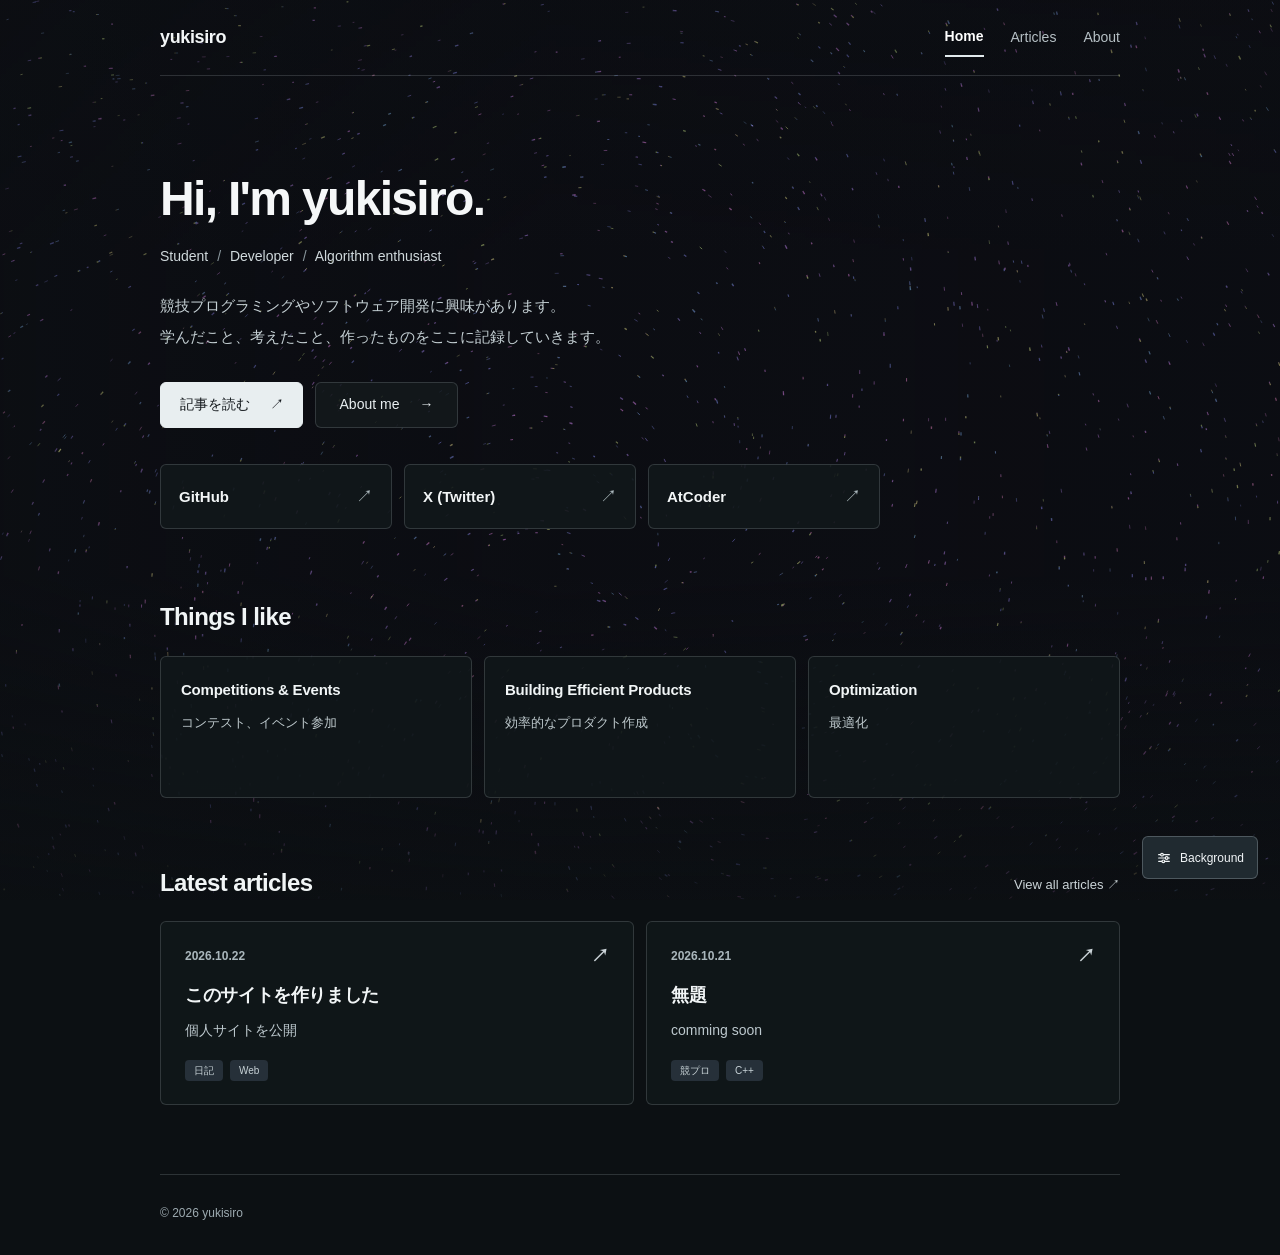
<file: index.html>
<!doctype html>
<html lang="ja">
<head>
  <meta charset="utf-8">
  <meta name="viewport" content="width=device-width, initial-scale=1">
  <meta name="theme-color" content="#0c1013">
  <meta name="description" content="yukisiroの個人サイト。競技プログラミング、開発、学びの記録。">
  <title>Home | yukisiro</title>
  <link rel="icon" type="image/svg+xml" href="./favicon.svg">
  <link rel="stylesheet" href="./styles.css">
  <link rel="stylesheet" href="./particle-theme.css">
  <script defer src="./app.js"></script>
  <script defer src="./particles.js"></script>
</head>
<body data-page="home">
  <div class="site-shell">
    <header class="site-header wrap">
      <a class="brand" href="./index.html" aria-label="yukisiro Home"><span class="brand-mark">y.</span><span>yukisiro<span class="brand-dot">.</span></span></a>
      <nav class="site-nav" aria-label="メインナビゲーション">
        <a class="nav-link active" aria-current="page" href="./index.html">Home</a>
        <a class="nav-link" href="./articles.html">Articles</a>
        <a class="nav-link" href="./about.html">About</a>
      </nav>
    </header>
    <main class="wrap">
      <section class="hero" aria-labelledby="hero-title">
        <div class="hero-copy">
          <span class="eyebrow"><span class="status-dot"></span> PERSONAL WEBSITE / 2026</span>
          <h1 id="hero-title">Hi, I'm <span class="name-accent">yukisiro.</span></h1>
          <p class="hero-role">Student <span class="separator">/</span> Developer <span class="separator">/</span> Algorithm enthusiast</p>
          <p class="hero-description">競技プログラミングやソフトウェア開発に興味があります。<br class="desktop-break">学んだこと、考えたこと、作ったものをここに記録していきます。</p>
          <div class="hero-actions">
            <a class="button-primary" href="./articles.html">記事を読む <span aria-hidden="true">↗</span></a>
            <a class="button-secondary" href="./about.html">About me <span aria-hidden="true">→</span></a>
          </div>
          <div id="socialLinks" class="social-row" aria-label="SNSリンク"></div>
        </div>
        <div class="hero-art" aria-hidden="true">
          <div class="art-corner-label">A LITTLE CORNER OF THE INTERNET</div>
          <div class="art-circle circle-a"></div><div class="art-circle circle-b"></div>
          <div class="art-code"><span class="art-comment">// learning, building, exploring</span><br><span class="art-keyword">while</span> (curious) {<br>&nbsp;&nbsp;learn();<br>&nbsp;&nbsp;create();<br>}</div>
          <span class="art-bottom">01 / PERSONAL SPACE</span>
        </div>
      </section>
      <section class="section what-section" aria-labelledby="focus-title">
        <div class="section-heading"><div><p class="section-kicker">INTERESTS</p><h2 id="focus-title">Things I like</h2></div><span class="section-note">現在の関心分野</span></div>
        <div class="interest-grid">
          <div class="interest-card"><span class="interest-number">01</span><div class="interest-icon" aria-hidden="true">&lt;/&gt;</div><h3>Competitions & Events</h3><p>コンテスト、イベント参加</p></div>
          <div class="interest-card"><span class="interest-number">02</span><div class="interest-icon" aria-hidden="true">⌁</div><h3>Building Efficient Products</h3><p>効率的なプロダクト作成</p></div>
          <div class="interest-card"><span class="interest-number">03</span><div class="interest-icon" aria-hidden="true">✳</div><h3>Optimization</h3><p>最適化</p></div>
        </div>
      </section>
      <section class="section latest-section" aria-labelledby="latest-title">
        <div class="section-heading"><div><p class="section-kicker">JOURNAL</p><h2 id="latest-title">Latest articles</h2></div><a class="section-more" href="./articles.html">View all articles <span aria-hidden="true">↗</span></a></div>
        <div id="recentList" class="article-stack" aria-live="polite"><p class="loading-message">記事を読み込み中...</p></div>
      </section>
    </main>
    <footer class="site-footer wrap"><span>© <span data-year>2026</span> yukisiro</span><span>Made with curiosity <span class="footer-spark">✳</span></span></footer>
  </div>
</body>
</html>
</file>
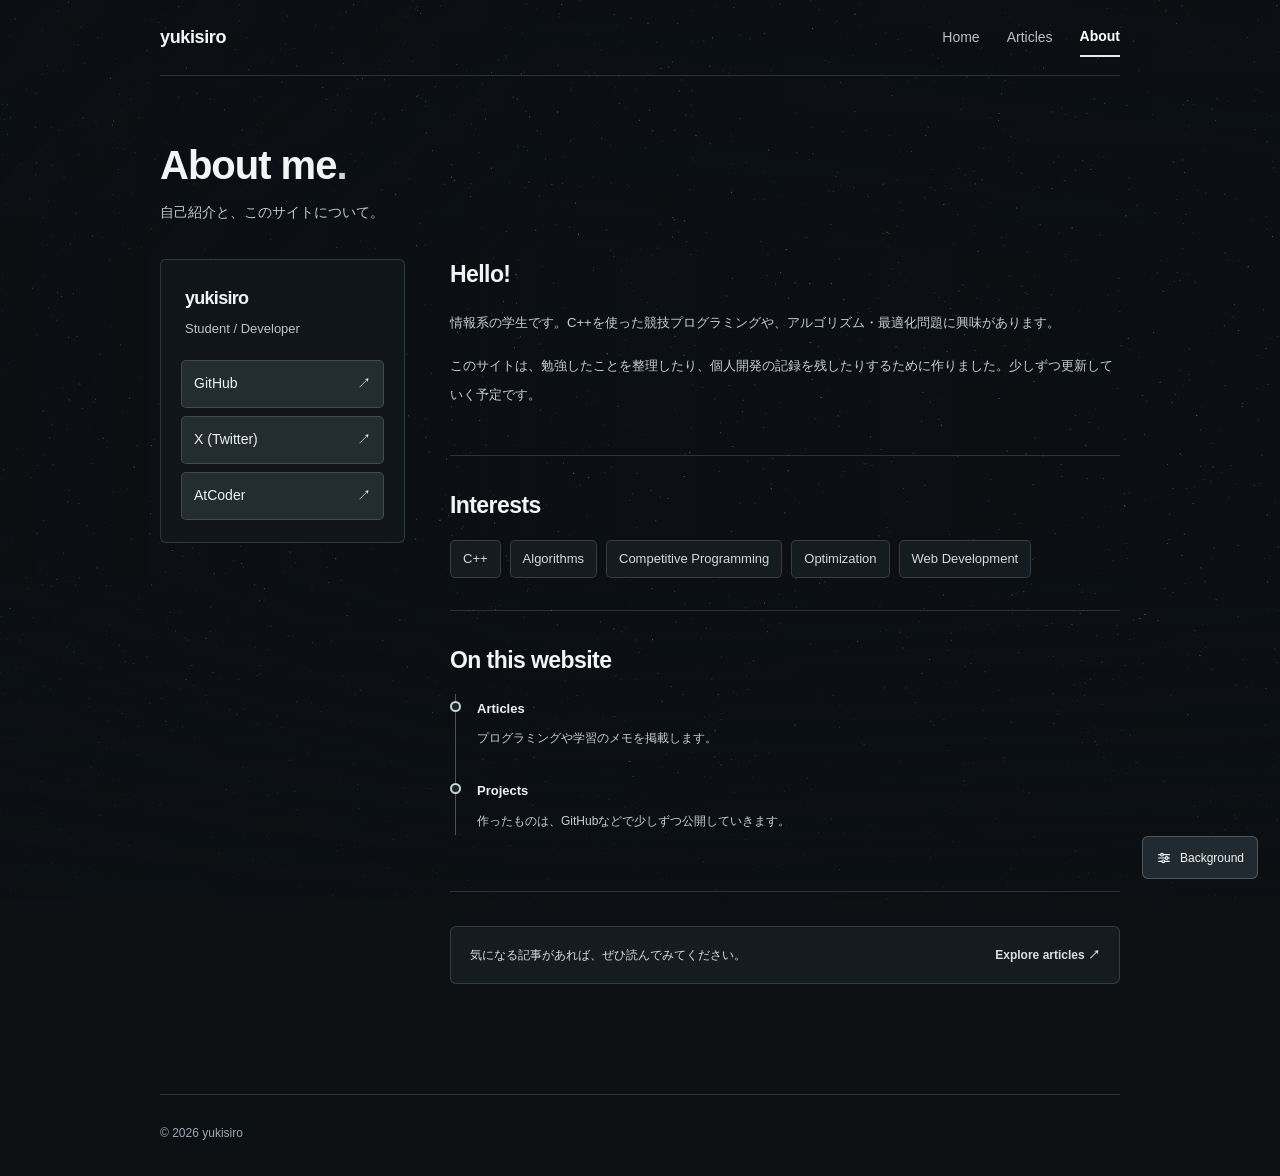
<file: about.html>
<!doctype html>
<html lang="ja">
<head>
  <meta charset="utf-8"><meta name="viewport" content="width=device-width, initial-scale=1">
  <meta name="theme-color" content="#0c1013"><meta name="description" content="yukisiroのプロフィールと興味のある分野。">
  <title>About | yukisiro</title>
  <link rel="icon" type="image/svg+xml" href="./favicon.svg">
  <link rel="stylesheet" href="./styles.css">
  <link rel="stylesheet" href="./particle-theme.css">
  <script defer src="./app.js"></script>
  <script defer src="./particles.js"></script>
</head>
<body data-page="about"><div class="site-shell">
  <header class="site-header wrap"><a class="brand" href="./index.html" aria-label="yukisiro Home"><span class="brand-mark">y.</span><span>yukisiro<span class="brand-dot">.</span></span></a><nav class="site-nav" aria-label="メインナビゲーション"><a class="nav-link" href="./index.html">Home</a><a class="nav-link" href="./articles.html">Articles</a><a class="nav-link active" aria-current="page" href="./about.html">About</a></nav></header>
  <main class="wrap page-main">
    <div class="page-heading"><p class="section-kicker">PROFILE</p><h1>About me<span class="title-period">.</span></h1><p>自己紹介と、このサイトについて。</p></div>
    <div class="about-layout">
      <div class="about-identity"><div class="identity-graphic" aria-hidden="true"><span>y.</span><div class="identity-grid"></div></div><div class="identity-name">yukisiro</div><p>Student / Developer</p><div id="aboutSocialLinks" class="social-vertical"></div></div>
      <div class="about-content">
        <section class="about-section"><h2>Hello!</h2><p>情報系の学生です。C++を使った競技プログラミングや、アルゴリズム・最適化問題に興味があります。</p><p>このサイトは、勉強したことを整理したり、個人開発の記録を残したりするために作りました。少しずつ更新していく予定です。</p></section>
        <section class="about-section"><h2>Interests</h2><div class="chip-group"><span class="chip">C++</span><span class="chip">Algorithms</span><span class="chip">Competitive Programming</span><span class="chip">Optimization</span><span class="chip">Web Development</span></div></section>
        <section class="about-section"><h2>On this website</h2><div class="about-timeline"><div><span class="timeline-dot"></span><strong>Articles</strong><p>プログラミングや学習のメモを掲載します。</p></div><div><span class="timeline-dot"></span><strong>Projects</strong><p>作ったものは、GitHubなどで少しずつ公開していきます。</p></div></div></section>
        <div class="about-cta"><span>気になる記事があれば、ぜひ読んでみてください。</span><a href="./articles.html">Explore articles ↗</a></div>
      </div>
    </div>
  </main>
  <footer class="site-footer wrap"><span>© <span data-year>2026</span> yukisiro</span><span>Made with curiosity <span class="footer-spark">✳</span></span></footer>
</div></body>
</html>
</file>
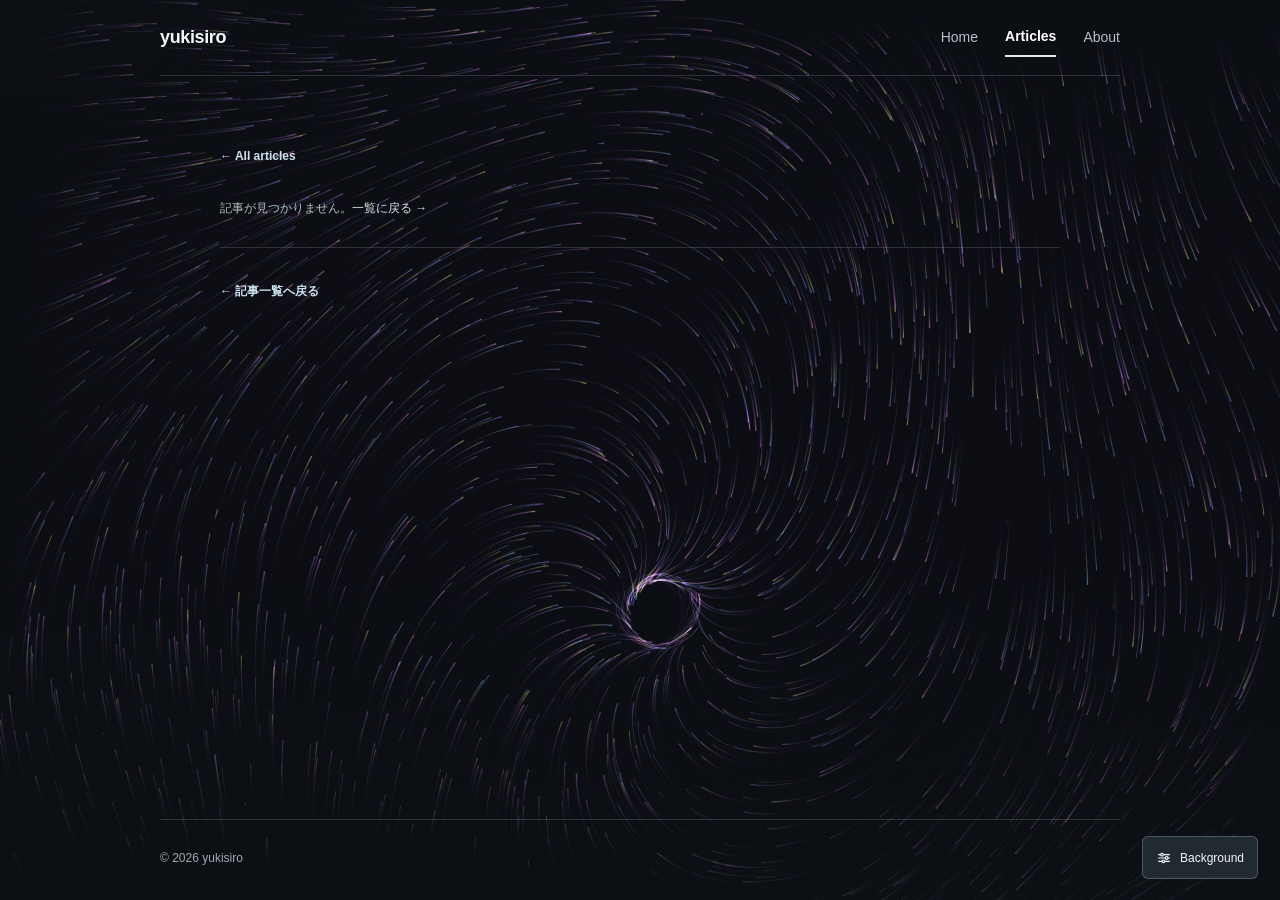
<file: article.html>
<!doctype html>
<html lang="ja">
<head>
  <meta charset="utf-8"><meta name="viewport" content="width=device-width, initial-scale=1"><meta name="theme-color" content="#0c1013">
  <meta name="description" content="yukisiroの記事。"><title>Article | yukisiro</title>
  <link rel="icon" type="image/svg+xml" href="./favicon.svg">
  <link rel="stylesheet" href="./styles.css">
  <link rel="stylesheet" href="./particle-theme.css">
  <script defer src="./app.js"></script>
  <script defer src="./particles.js"></script>
</head>
<body data-page="article"><div class="site-shell">
  <header class="site-header wrap"><a class="brand" href="./index.html" aria-label="yukisiro Home"><span class="brand-mark">y.</span><span>yukisiro<span class="brand-dot">.</span></span></a><nav class="site-nav" aria-label="メインナビゲーション"><a class="nav-link" href="./index.html">Home</a><a class="nav-link active" aria-current="page" href="./articles.html">Articles</a><a class="nav-link" href="./about.html">About</a></nav></header>
  <main class="wrap page-main article-page"><a href="./articles.html" class="back-link">← All articles</a><article id="postContainer" class="post-container" aria-live="polite"><p class="loading-message">記事を読み込み中...</p></article><div class="post-bottom-link"><a href="./articles.html">← 記事一覧へ戻る</a></div></main>
  <footer class="site-footer wrap"><span>© <span data-year>2026</span> yukisiro</span><span>Made with curiosity <span class="footer-spark">✳</span></span></footer>
</div></body>
</html>
</file>
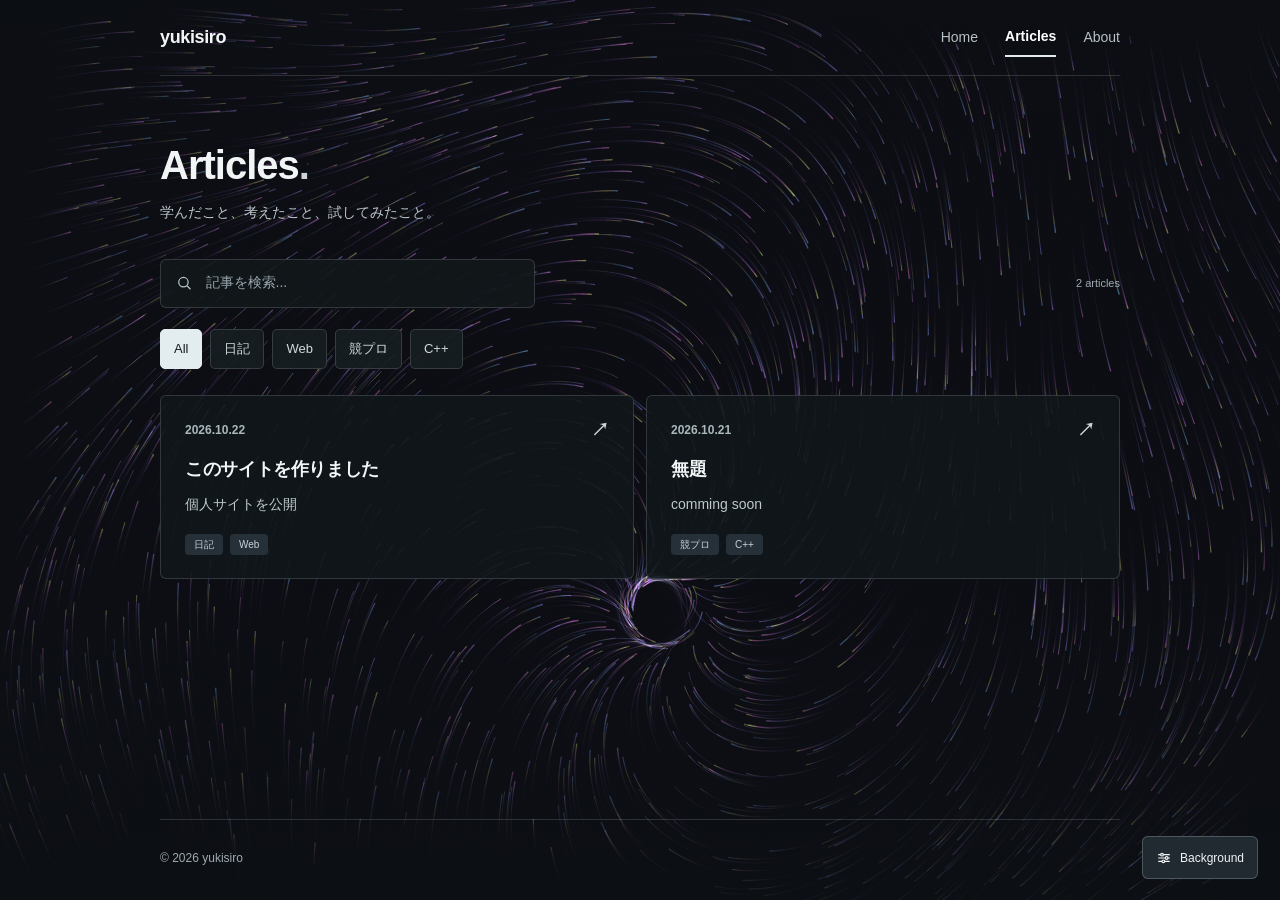
<file: articles.html>
<!doctype html>
<html lang="ja">
<head>
  <meta charset="utf-8"><meta name="viewport" content="width=device-width, initial-scale=1"><meta name="theme-color" content="#0c1013">
  <meta name="description" content="yukisiroのブログ記事一覧。競技プログラミング、開発、学びのメモ。"><title>Articles | yukisiro</title>
  <link rel="icon" type="image/svg+xml" href="./favicon.svg">
  <link rel="stylesheet" href="./styles.css">
  <link rel="stylesheet" href="./particle-theme.css">
  <script defer src="./app.js"></script>
  <script defer src="./particles.js"></script>
</head>
<body data-page="articles"><div class="site-shell">
  <header class="site-header wrap"><a class="brand" href="./index.html" aria-label="yukisiro Home"><span class="brand-mark">y.</span><span>yukisiro<span class="brand-dot">.</span></span></a><nav class="site-nav" aria-label="メインナビゲーション"><a class="nav-link" href="./index.html">Home</a><a class="nav-link active" aria-current="page" href="./articles.html">Articles</a><a class="nav-link" href="./about.html">About</a></nav></header>
  <main class="wrap page-main">
    <div class="page-heading"><p class="section-kicker">JOURNAL</p><h1>Articles<span class="title-period">.</span></h1><p>学んだこと、考えたこと、試してみたこと。</p></div>
    <section aria-label="記事の検索と一覧" class="articles-panel">
      <div class="articles-toolbar"><label class="search-wrapper" for="searchInput"><svg viewBox="0 0 24 24" width="18" height="18" aria-hidden="true" fill="none" stroke="currentColor" stroke-width="1.8"><circle cx="10.8" cy="10.8" r="6.8"></circle><path d="m16 16 5 5"></path></svg><input id="searchInput" type="search" placeholder="記事を検索..." autocomplete="off" aria-label="記事を検索"></label><span class="results-count" id="resultCount"></span></div>
      <div id="tagFilters" class="tag-filters" aria-label="タグで絞り込み"></div>
      <div id="articleList" class="article-stack" aria-live="polite"><p class="loading-message">記事を読み込み中...</p></div>
    </section>
  </main>
  <footer class="site-footer wrap"><span>© <span data-year>2026</span> yukisiro</span><span>Made with curiosity <span class="footer-spark">✳</span></span></footer>
</div></body>
</html>
</file>
<file: styles.css>
@import url('https://fonts.googleapis.com/css2?family=DM+Sans:wght@400;500;600;700&family=Inter:wght@400;500;600;700;800&display=swap');
:root {
  color-scheme: light;
  --background: #f8faf9;
  --surface: #ffffff;
  --ink: #20322e;
  --muted: #72817b;
  --subtle: #93a19b;
  --accent: #3e7769;
  --accent-dark: #245b4f;
  --accent-light: #e8f2ec;
  --border: #e1e9e5;
  --shadow: 0 18px 55px rgba(30,67,50,.045);
}
*, *::before, *::after { box-sizing: border-box; }
html { scroll-behavior: smooth; }
body { background:var(--background); color:var(--ink); margin:0; font-family:Inter,'Hiragino Kaku Gothic ProN','Noto Sans JP','Yu Gothic',system-ui,sans-serif; font-size:14px; line-height:1.85; -webkit-font-smoothing:antialiased; }
a { text-decoration:none; color:inherit; }
a:focus-visible,button:focus-visible,input:focus-visible { outline:3px solid #8cbcad; outline-offset:3px; }
button,input { font:inherit; }
button { cursor:pointer; }
.site-shell { min-height:100vh; display:flex; flex-direction:column; }
.wrap { width:min(calc(100% - 64px), 1040px); margin-inline:auto; }
.site-header { height:98px; display:flex; justify-content:space-between; align-items:center; border-bottom:1px solid var(--border); }
.brand { display:inline-flex; align-items:center; gap:12px; font-family:'DM Sans',Inter,sans-serif; font-size:18px; font-weight:800; letter-spacing:-.055em; transition:opacity .2s; }
.brand:hover { opacity:.7; }
.brand-mark { display:grid; place-items:center; width:35px; height:35px; border-radius:10px; background:var(--accent); color:white; font-size:19px; line-height:1; letter-spacing:-.08em; }
.brand-dot { color:var(--accent); }
.site-nav { display:flex; align-items:center; padding:4px; gap:4px; border-radius:999px; background:#edf2ef; }
.nav-link { padding:7px 19px; border-radius:999px; font-size:12px; line-height:1.4; color:#65766c; font-weight:600; transition:background .2s,color .2s,box-shadow .2s; }
.nav-link:hover { color:var(--ink); }
.nav-link.active { color:var(--ink); background:#fff; box-shadow:0 2px 8px rgba(27,64,48,.08); }
main { flex:1; }
.hero { display:grid; grid-template-columns:1.25fr .85fr; gap:50px; align-items:center; padding:101px 0 97px; }
.eyebrow,.section-kicker { color:var(--accent); font:700 11px/1.3 Inter,sans-serif; letter-spacing:.16em; }
.eyebrow { display:inline-flex; align-items:center; gap:10px; background:#edf4ef; border:1px solid #ddeae1; border-radius:999px; padding:9px 13px; letter-spacing:.12em; }
.status-dot { display:inline-block; height:7px; width:7px; border-radius:50%; background:#74ab8a; box-shadow:0 0 0 4px #dcebe0; }
.hero h1 { font-size:clamp(36px,4.5vw,57px); line-height:1.23; font-weight:800; letter-spacing:-.075em; margin:29px 0 13px; }
.name-accent { color:var(--accent); }
.hero-role { color:#60736a; margin:0 0 24px; font:600 13px/1.7 Inter,sans-serif; letter-spacing:.025em; }
.separator { color:#b5c3ba; margin:0 8px; }
.hero-description { color:#53665e; font-size:14px; line-height:2.2; max-width:550px; margin:0; }
.hero-actions { margin-top:34px; display:flex; align-items:center; gap:11px; flex-wrap:wrap; }
.button-primary,.button-secondary { display:inline-flex; align-items:center; justify-content:space-between; gap:30px; border-radius:11px; padding:12px 19px; min-width:154px; font-size:12px; font-weight:700; transition:transform .2s,background .2s,box-shadow .2s; }
.button-primary { background:var(--accent); color:#fff; box-shadow:0 8px 19px rgba(62,119,105,.13); }
.button-primary:hover { background:var(--accent-dark); transform:translateY(-2px); }
.button-secondary { background:#fff; color:#49675d; border:1px solid var(--border); }
.button-secondary:hover { background:#f1f7f3; transform:translateY(-2px); }
.social-row { display:flex; gap:25px; margin-top:29px; flex-wrap:wrap; min-height:23px; }
.social-row a { display:flex; gap:8px; color:#6c8075; font-size:12px; font-weight:700; transition:color .2s; }
.social-row a:hover,.social-vertical a:hover { color:var(--accent); }
.social-row a span:last-child { color:#9db3a7; }
.hero-art { position:relative; overflow:hidden; aspect-ratio:1/.94; border:1px solid #dce7de; border-radius:21px; background:radial-gradient(circle at 70% 25%,#f6fbf7 0,#e6f2e9 38%,#dcebe0 85%); box-shadow:var(--shadow); }
.hero-art::before { content:""; position:absolute; inset:0; opacity:.38; background-image:radial-gradient(#93baa2 1px,transparent 1px); background-size:19px 19px; mask-image:linear-gradient(120deg,#000,transparent 72%); }
.art-corner-label { position:absolute; top:25px; left:29px; font:700 9px/1.6 Inter,sans-serif; letter-spacing:.13em; color:#6d9a80; }
.art-circle { position:absolute; border-radius:50%; border:1px solid rgba(76,137,102,.2); }
.circle-a { width:230px; height:230px; right:-85px; top:16%; }
.circle-b { width:290px; height:290px; left:-165px; bottom:-110px; }
.art-code { position:absolute; left:9%; right:9%; top:29%; transform:rotate(-3deg); padding:25px 23px; border:1px solid rgba(255,255,255,.8); border-radius:15px; background:rgba(255,255,255,.65); backdrop-filter:blur(6px); color:#47745b; box-shadow:0 18px 40px rgba(65,112,75,.10); font:600 clamp(12px,1.4vw,15px)/1.85 ui-monospace,SFMono-Regular,Consolas,monospace; }
.art-comment { color:#89ac94; }
.art-keyword { color:#b07b64; }
.art-bottom { position:absolute; right:25px; bottom:22px; color:#6b987e; font:700 9px Inter,sans-serif; letter-spacing:.14em; }
.section { padding-bottom:89px; }
.section-heading { display:flex; align-items:end; justify-content:space-between; gap:20px; margin-bottom:24px; }
.section-kicker { margin:0 0 10px; }
.section h2,.about-section h2 { font-size:24px; line-height:1.35; letter-spacing:-.055em; margin:0; }
.section-note { color:#98a79e; font-size:11px; }
.interest-grid { display:grid; grid-template-columns:repeat(3,1fr); gap:15px; }
.interest-card { min-height:196px; position:relative; border:1px solid var(--border); border-radius:16px; background:#fff; padding:23px 24px 21px; transition:transform .2s,box-shadow .2s,border-color .2s; }
.interest-card:hover { transform:translateY(-3px); box-shadow:var(--shadow); border-color:#c8ddd0; }
.interest-number { position:absolute; top:18px; right:21px; color:#a6b8aa; font-size:10px; font-weight:700; }
.interest-icon { display:grid; place-items:center; width:38px; height:38px; color:var(--accent); background:#edf5ee; border-radius:11px; font-size:17px; font-weight:800; margin-bottom:16px; }
.interest-card h3 { font-size:13px; font-weight:700; letter-spacing:-.015em; line-height:1.4; margin:0 0 9px; }
.interest-card p { font-size:12px; line-height:1.9; color:#75877c; margin:0; }
.section-more { color:var(--accent); font-weight:700; font-size:12px; white-space:nowrap; padding-bottom:2px; }
.section-more:hover { text-decoration:underline; }
.article-stack { display:grid; grid-template-columns:repeat(2,minmax(0,1fr)); gap:16px; }
.article-item { display:block; position:relative; border:1px solid var(--border); border-radius:15px; padding:23px 25px 23px; background:var(--surface); min-height:208px; transition:transform .2s,box-shadow .2s,border-color .2s; }
.article-item:hover { transform:translateY(-3px); box-shadow:var(--shadow); border-color:#bcd4c6; }
.article-item-top { display:flex; justify-content:space-between; align-items:center; color:#96a49b; font-size:11px; font-weight:600; margin-bottom:15px; }
.article-arrow { color:var(--accent); font-size:18px; line-height:1; }
.article-item h3 { font-size:17px; line-height:1.55; margin:0 0 8px; letter-spacing:-.04em; }
.article-item p { margin:0; color:#77877e; font-size:12px; line-height:1.8; }
.article-tags { display:flex; flex-wrap:wrap; gap:7px; margin-top:17px; }
.article-tags span { background:#f0f5f1; padding:3px 9px; border-radius:6px; color:#658475; font-weight:600; font-size:10px; line-height:1.5; }
.site-footer { display:flex; justify-content:space-between; align-items:center; gap:20px; border-top:1px solid var(--border); padding:27px 0 31px; color:#9aaba0; font-size:11px; }
.footer-spark { color:var(--accent); padding-left:2px; font-size:14px; }
.page-main { padding-top:76px; padding-bottom:110px; }
.page-heading { margin-bottom:46px; }
.page-heading h1 { font-size:clamp(39px,5vw,55px); line-height:1.22; letter-spacing:-.075em; margin:0 0 13px; }
.title-period { color:var(--accent); }
.page-heading > p:last-child { color:#829188; font-size:13px; margin:0; }
.articles-panel { padding-top:0; }
.articles-toolbar { display:flex; justify-content:space-between; align-items:center; gap:20px; margin-bottom:21px; }
.search-wrapper { width:min(100%,375px); border:1px solid var(--border); background:#fff; border-radius:11px; height:45px; display:flex; align-items:center; gap:11px; padding:0 15px; color:#91a49a; transition:border-color .2s; }
.search-wrapper:focus-within { border-color:#93b9a4; }
.search-wrapper input { width:100%; border:0; outline:0; background:transparent; font-size:12px; color:var(--ink); }
.search-wrapper input::placeholder { color:#abb8af; }
.results-count { font-size:11px; color:#8b9d92; white-space:nowrap; }
.tag-filters { display:flex; flex-wrap:wrap; gap:8px; margin:0 0 26px; }
.tag-button { border:1px solid var(--border); border-radius:999px; padding:5px 14px; font-size:11px; font-weight:600; color:#71867a; background:#fff; transition:background .2s,color .2s; }
.tag-button:hover { background:#eaf3ed; }
.tag-button.selected { color:#fff; background:var(--accent); border-color:var(--accent); }
.about-layout { display:grid; grid-template-columns:285px minmax(0,1fr); gap:66px; align-items:start; }
.about-identity { background:#fff; border:1px solid var(--border); border-radius:16px; padding:16px 16px 22px; box-shadow:var(--shadow); }
.identity-graphic { display:grid; place-items:center; position:relative; height:218px; background:linear-gradient(135deg,#ecf5ed,#dbeadd); overflow:hidden; border-radius:11px; }
.identity-graphic > span { color:var(--accent); z-index:2; font-size:87px; font-weight:800; font-family:'DM Sans',Inter,sans-serif; letter-spacing:-.1em; }
.identity-grid { position:absolute; inset:0; background-image:linear-gradient(90deg,transparent 97%,#b8d1c0 100%),linear-gradient(transparent 97%,#b8d1c0 100%); background-size:29px 29px; opacity:.4; transform:rotate(-10deg) scale(1.3); }
.identity-name { margin:20px 9px 1px; font-weight:800; font-size:17px; letter-spacing:-.04em; }
.about-identity > p { font-size:11px; color:#9aaba1; margin:0 9px 16px; }
.social-vertical { display:grid; gap:2px; margin:0 6px; }
.social-vertical a { display:flex; justify-content:space-between; padding:10px 6px; border-top:1px solid var(--border); font-size:12px; color:#597467; font-weight:600; }
.about-section { padding:0 0 32px; margin:0 0 34px; border-bottom:1px solid var(--border); }
.about-section h2 { font-size:21px; margin:0 0 18px; }
.about-section p { color:#61736a; font-size:13px; line-height:2.25; margin:0 0 14px; }
.chip-group { display:flex; gap:9px; flex-wrap:wrap; }
.chip { padding:7px 12px; border-radius:8px; border:1px solid var(--border); color:#638072; font-size:11px; font-weight:600; background:#fff; }
.about-timeline { border-left:1px solid #cee0d1; margin-left:5px; padding-left:21px; }
.about-timeline > div { position:relative; margin:0 0 24px; }
.about-timeline strong { font-size:13px; }
.about-timeline p { font-size:12px; margin:4px 0 0; }
.timeline-dot { position:absolute; left:-27px; top:7px; width:11px; height:11px; border:2px solid var(--accent); border-radius:50%; background:var(--background); }
.about-cta { display:flex; align-items:center; justify-content:space-between; flex-wrap:wrap; gap:15px; background:#ecf4ee; border:1px solid #dcebe0; border-radius:12px; padding:20px 24px; }
.about-cta span { color:#61816b; font-size:12px; }
.about-cta a { color:var(--accent-dark); font-size:12px; font-weight:800; }
.article-page { max-width:840px; }
.back-link,.post-bottom-link a { color:var(--accent); font-size:12px; font-weight:700; }
.back-link:hover,.post-bottom-link a:hover { text-decoration:underline; }
.post-header { padding:38px 0 35px; border-bottom:1px solid var(--border); }
.post-header h1 { font-size:clamp(27px,3.8vw,39px); line-height:1.5; letter-spacing:-.055em; margin:0 0 12px; }
.post-lead { color:#778b7f; font-size:13px; line-height:2; margin:0 0 16px; }
.post-header .article-tags { margin-top:8px; }
.markdown-body { padding:36px 0 15px; font-size:14px; line-height:2.15; color:#415b4c; overflow-wrap:anywhere; }
.markdown-body h1 { font-size:26px; margin:20px 0 12px; letter-spacing:-.045em; }
.markdown-body h2 { font-size:21px; color:var(--ink); margin:43px 0 14px; letter-spacing:-.045em; }
.markdown-body h3 { font-size:17px; color:var(--ink); margin:30px 0 10px; }
.markdown-body h4 { font-size:15px; color:var(--ink); margin:25px 0 9px; }
.markdown-body p { margin:12px 0 21px; }
.markdown-body ul,.markdown-body ol { padding-left:26px; }
.markdown-body li { padding-left:4px; margin:4px 0; }
.markdown-body a { color:var(--accent); text-decoration:underline; text-underline-offset:3px; }
.markdown-body blockquote { border-left:3px solid #a9c9b4; background:#edf5ef; color:#567764; margin:25px 0; padding:7px 20px; border-radius:0 8px 8px 0; }
.markdown-body blockquote p { margin:6px 0; }
.markdown-body pre { overflow:auto; background:#23362f; color:#e8f1e9; border-radius:11px; padding:22px; font:12px/1.9 ui-monospace,SFMono-Regular,Consolas,monospace; }
.markdown-body code { padding:2px 5px; border-radius:4px; background:#e9f1eb; color:#2e6b50; font:12px/1.5 ui-monospace,SFMono-Regular,Consolas,monospace; }
.markdown-body pre code { padding:0; background:transparent; color:inherit; }
.markdown-body hr { border:0; border-top:1px solid var(--border); margin:35px 0; }
.post-bottom-link { padding-top:28px; border-top:1px solid var(--border); }
.loading-message,.empty-message,.error-message { padding:28px 0; color:#819388; font-size:12px; grid-column:1/-1; }
.error-message a { color:var(--accent); }
@media (max-width:850px) {
  .hero { grid-template-columns:1fr .74fr; gap:24px; padding:75px 0; }
  .hero h1 { font-size:clamp(35px,5vw,48px); }
  .art-code { font-size:11px; padding:17px; }
  .about-layout { gap:35px; grid-template-columns:240px minmax(0,1fr); }
}
@media (max-width:680px) {
  .wrap { width:calc(100% - 34px); }
  .site-header { height:74px; }
  .brand { font-size:16px; gap:8px; }
  .brand-mark { width:30px; height:30px; border-radius:8px; font-size:17px; }
  .nav-link { padding:7px 12px; font-size:11px; }
  .hero { display:flex; flex-direction:column; gap:38px; padding:65px 0 65px; align-items:stretch; }
  .hero h1 { font-size:clamp(36px,9vw,47px); }
  .desktop-break { display:none; }
  .hero-description { font-size:13px; }
  .hero-art { aspect-ratio:1.5/1; max-height:265px; }
  .art-code { left:14%; right:14%; top:22%; width:auto; font-size:12px; }
  .interest-grid { grid-template-columns:1fr; gap:12px; }
  .interest-card { min-height:145px; padding:20px; }
  .interest-icon { margin-bottom:8px; }
  .section { padding-bottom:70px; }
  .section-heading h2 { font-size:22px; }
  .article-stack { grid-template-columns:1fr; }
  .article-item { min-height:unset; }
  .site-footer { font-size:10px; }
  .page-main { padding-top:55px; padding-bottom:80px; }
  .page-heading { margin-bottom:35px; }
  .page-heading h1 { font-size:43px; }
  .about-layout { grid-template-columns:1fr; gap:38px; }
  .about-identity { display:grid; grid-template-columns:115px 1fr; column-gap:18px; align-items:start; padding:13px; }
  .identity-graphic { height:115px; grid-row:1/4; }
  .identity-graphic > span { font-size:45px; }
  .identity-name { margin:8px 0 0; }
  .about-identity > p { margin:0; }
  .social-vertical { margin:8px 0 0; }
  .social-vertical a { padding:3px 0; font-size:11px; border:0; }
  .post-header { padding-top:28px; }
}
@media (prefers-reduced-motion:reduce) { *,*::before,*::after { scroll-behavior:auto!important; transition:none!important; } }
</file>
<file: particle-theme.css>
/* yukisiro — simple, readable dark theme.
   Keep styles.css first, then this file.
   The particle canvas / Vortex algorithm is NOT modified. */
:root {
  color-scheme: dark;
  --background: #0c1013;
  --surface: #171d21;
  --ink: #edf1f2;
  --muted: #b6c0c5;
  --subtle: #9ba9ae;
  --accent: #dce5e8;
  --accent-dark: #fff;
  --accent-light: #252d32;
  --border: rgba(213, 223, 227, .17);
  --shadow: none;
  --site-sans: -apple-system, BlinkMacSystemFont, 'Segoe UI', 'Hiragino Kaku Gothic ProN', 'Hiragino Sans', 'Yu Gothic', Meiryo, sans-serif;
}
*, *::before, *::after { box-sizing: border-box; }
html { background: var(--background); }
body {
  margin: 0;
  background: transparent !important;
  color: var(--ink);
  font-family: var(--site-sans);
  font-size: 15px;
  font-weight: 400;
  line-height: 1.85;
  letter-spacing: 0;
}
/* Background opacity and particle appearance are the same as the previous version. */
body::before {
  content: '';
  position: fixed;
  inset: 0;
  z-index: 1;
  pointer-events: none;
  background: linear-gradient(90deg, rgba(12,16,19,.39), rgba(12,16,19,.12) 43%, rgba(12,16,19,.19)),
              linear-gradient(0deg, rgba(12,16,19,.70), transparent 36%, transparent 72%, rgba(12,16,19,.18));
}
#particle-background {
  position: fixed;
  inset: 0;
  width: 100%;
  height: 100%;
  display: block;
  z-index: 0;
  pointer-events: none;
}
.site-shell { position: relative; z-index: 2; isolation: auto; }
:where(a,button,input):focus-visible { outline: 2px solid #e1edf3; outline-offset: 3px; }
.wrap { width: min(calc(100% - 64px), 960px); }

/* Header — just a name and navigation. */
.site-header { height: 76px; background: transparent; border-bottom: 1px solid var(--border); }
.brand { display: inline-flex; align-items: center; gap: 0; color: #f3f6f7; font-family: var(--site-sans); font-size: 18px; font-weight: 700; letter-spacing: -.02em; }
.brand-mark, .brand-dot { display: none; }
.site-nav { display: flex; gap: 27px; padding: 0; border: 0; border-radius: 0; background: none; }
.nav-link { padding: 9px 0; background: none !important; border-radius: 0; color: #b6c0c5; font-family: var(--site-sans); font-size: 14px; font-weight: 400; }
.nav-link:hover, .nav-link.active { color: #fff; background: none; box-shadow: none; }
.nav-link.active { font-weight: 600; border-bottom: 2px solid #e2eaed; }

/* One-column, text-first home page. No decorative code artwork. */
.hero { display: block; padding: 92px 0 72px; }
.hero-copy { max-width: 780px; }
.eyebrow, .section-kicker, .section-note { display: none; }
.hero h1 { margin: 0 0 15px; color: #f5f7f8; font-family: var(--site-sans); font-size: clamp(34px,4.5vw,48px); font-style: normal; font-weight: 700; line-height: 1.3; letter-spacing: -.035em; }
.name-accent { color: inherit; font-family: inherit; font-style: normal; font-weight: inherit; background: none; -webkit-text-fill-color: currentColor; }
.hero-role { margin: 0 0 22px; color: #d0d9dc; font-family: var(--site-sans); font-size: 14px; font-weight: 400; letter-spacing: 0; }
.separator { margin: 0 5px; color: #8b989e; }
.hero-description { max-width: 720px; margin: 0; color: #c5d0d4; font-size: 15px; line-height: 2.05; }
.hero-art { display: none; }
.hero-actions { display: flex; flex-wrap: wrap; gap: 12px; margin-top: 29px; }
.button-primary, .button-secondary {
  display: inline-flex; align-items: center; justify-content: center; gap: 20px;
  min-width: 143px; min-height: 46px; padding: 10px 16px;
  border-radius: 6px; box-shadow: none; font: 500 14px/1.6 var(--site-sans); letter-spacing: 0;
}
.button-primary { color: #12171b; background: #e8eef0; border: 1px solid #e8eef0; }
.button-primary:hover { color: #12171b; background: #fff; box-shadow: none; transform: none; }
.button-secondary { color: #e9eff1; background: rgba(20,26,29,.82); border: 1px solid var(--border); }
.button-secondary:hover { color: #fff; background: #273037; transform: none; }

/* Keep GitHub, X and AtCoder links easy to see and click. */
.social-row { display: grid; grid-template-columns: repeat(3,minmax(0,1fr)); gap: 12px; max-width: 720px; margin-top: 36px; }
.social-row a {
  display: flex; justify-content: space-between; align-items: center; gap: 10px;
  min-height: 60px; padding: 16px 18px;
  background: rgba(18,24,27,.88); border: 1px solid var(--border); border-radius: 6px;
  color: #f2f5f6; font-family: var(--site-sans); font-size: 15px; font-weight: 600;
  transition: background-color .15s ease, border-color .15s ease;
}
.social-row a:hover { background: #263038; border-color: rgba(225,234,238,.42); color: #fff; transform: none; }
.social-row a span:last-child { color: #aebbc0; font-size: 17px; font-weight: 400; }

/* Sections use simple headings and restrained flat panels. */
.section { padding-bottom: 69px; }
.section-heading { display: flex; align-items: end; justify-content: space-between; gap: 20px; margin-bottom: 22px; }
.section h2, .about-section h2, .page-heading h1, .post-header h1 {
  color: #f1f5f6; font-family: var(--site-sans); font-style: normal; font-weight: 650; letter-spacing: -.025em;
}
.section h2 { font-size: 24px; }
.section-more, .article-arrow, .title-period, .footer-spark { color: #cbd4d8; }
.section-more { font-size: 13px; font-weight: 500; }
.interest-grid { gap: 12px; }
.interest-card, .article-item, .about-identity {
  background: rgba(17,23,26,.87); border: 1px solid var(--border); border-radius: 6px;
  color: var(--ink); box-shadow: none; backdrop-filter: none;
}
.interest-card { min-height: 142px; padding: 22px 20px; }
.interest-card:hover, .article-item:hover { background: rgba(26,34,38,.92); border-color: rgba(223,232,236,.33); box-shadow: none; transform: none; }
.interest-number, .interest-icon { display: none; }
.interest-card h3 { margin: 0 0 11px; color: #f1f5f6; font-family: var(--site-sans); font-size: 15px; font-weight: 600; }
.interest-card p { margin: 0; color: #bec9cd; font-size: 13px; }
.article-stack { gap: 12px; }
.article-item { min-height: 0; padding: 23px 24px; }
.article-item-top { color: #aab7bc; font-size: 12px; }
.article-item h3 { color: #f1f5f6; font-family: var(--site-sans); font-size: 18px; font-weight: 600; letter-spacing: -.02em; }
.article-item p { color: #bdc9ce; font-size: 14px; }
.article-tags span { color: #c8d3d7; background: #263039; border-radius: 4px; font-weight: 400; }
.site-footer { border-top: 1px solid var(--border); color: #9daab0; font-size: 12px; }
.site-footer > span:last-child { display: none; }

/* Articles. */
.page-main { padding-top: 65px; }
.page-heading { margin-bottom: 33px; }
.page-heading h1 { margin: 0 0 10px; font-size: clamp(32px,4vw,40px); }
.page-heading > p:last-child { color: #bec9ce; font-size: 14px; }
.search-wrapper { height: 49px; border: 1px solid var(--border); border-radius: 6px; background: rgba(18,24,27,.9); color: #b9c5ca; }
.search-wrapper input { color: #eef2f4; font-size: 14px; }
.search-wrapper input::placeholder { color: #98a7ae; }
.search-wrapper:focus-within { border-color: #dce6eb; }
.results-count { color: #9eabb1; }
.tag-button, .chip { color: #d0dadd; background: rgba(23,30,34,.92); border: 1px solid var(--border); border-radius: 5px; font-size: 13px; font-weight: 400; }
.tag-button { padding: 7px 13px; }
.tag-button:hover { background: #2b353a; }
.tag-button.selected { color: #161c21; background: #e3ecef; border-color: #e3ecef; }

/* About. */
.about-layout { gap: 45px; grid-template-columns: 245px minmax(0,1fr); }
.about-identity { padding: 22px 16px; }
.identity-graphic { display: none; }
.identity-name { margin: 0 8px 2px; color: #f0f5f6; font-size: 18px; font-family: var(--site-sans); font-weight: 700; }
.about-identity > p { margin: 0 8px 19px; color: #b9c5c9; font-size: 13px; }
.social-vertical { display: grid; gap: 8px; margin: 0 4px; }
.social-vertical a { display: flex; justify-content: space-between; align-items: center; min-height: 48px; padding: 9px 12px; border: 1px solid var(--border); border-radius: 5px; background: #232c31; color: #ecf1f3; font-size: 14px; font-weight: 500; }
.social-vertical a:hover { background: #303b42; color: #fff; }
.about-section { border-color: var(--border); }
.about-section h2 { font-size: 23px; }
.about-section p { color: #c7d0d4; }
.chip { padding: 6px 12px; }
.about-timeline { border-color: #48565a; }
.timeline-dot { background: #1a2327; border-color: #c6d3da; }
.about-cta { padding: 17px 19px; border: 1px solid var(--border); border-radius: 6px; background: rgba(23,30,34,.9); }
.about-cta span, .about-cta a { color: #d7e0e4; }

/* Article body. */
.post-header, .post-bottom-link { border-color: var(--border); }
.post-header h1 { font-size: clamp(27px,4vw,38px); }
.post-lead, .markdown-body { color: #c9d4d8; }
.markdown-body { font-family: var(--site-sans); font-size: 15px; line-height: 1.95; }
.markdown-body :is(h1,h2,h3,h4) { color: #f2f6f7; font-family: var(--site-sans); font-weight: 650; letter-spacing: -.02em; }
.markdown-body a, .back-link, .post-bottom-link a { color: #cde3ef; }
.markdown-body blockquote { color: #cbd6da; background: #1a252a; border-left-color: #a7b9c0; }
.markdown-body code { color: #e2ecf0; background: #263039; }
.markdown-body pre { color: #eaf1f3; background: #0c1418; border: 1px solid var(--border); }
.loading-message, .empty-message, .error-message { color: #b2bfc3; }

/* Plain settings panel; the particle code itself is unchanged. */
.particle-trigger { position: fixed; right: 22px; bottom: 21px; z-index: 21; display: inline-flex; align-items: center; gap: 8px; min-height: 43px; padding: 9px 13px; border: 1px solid rgba(212,224,230,.25); border-radius: 6px; background: #202a30; color: #f1f5f7; box-shadow: none; font: 500 12px/1.5 var(--site-sans); letter-spacing: 0; cursor: pointer; }
.particle-trigger:hover { background: #303c43; }
.particle-trigger svg { width: 16px; height: 16px; }
.particle-trigger .live-indicator { display: none; }
.particle-panel { position: fixed; right: 22px; bottom: 75px; z-index: 22; width: min(330px,calc(100vw - 30px)); max-height: min(78vh,630px); overflow-y: auto; padding: 22px; border: 1px solid rgba(213,226,232,.22); border-radius: 8px; color: #ecf1f3; background: #1b2429; box-shadow: 0 12px 32px #0008; font: 13px/1.65 var(--site-sans); opacity: 0; visibility: hidden; pointer-events: none; transform: translateY(7px); transition: opacity .16s ease,transform .16s ease,visibility .16s ease; }
.particle-panel.open { opacity: 1; visibility: visible; pointer-events: auto; transform: translateY(0); }
.particle-top { display: flex; justify-content: space-between; align-items: flex-start; }
.particle-panel h2 { margin: 0 0 3px; color: #f0f4f6; font: 650 18px/1.5 var(--site-sans); }
.particle-panel p { margin: 0 0 17px; color: #b4c1c6; font-size: 12px; }
.particle-close { width: 28px; height: 28px; border: 1px solid var(--border); border-radius: 5px; color: #f0f3f5; background: transparent; font-size: 20px; line-height: 1; cursor: pointer; }
.particle-label { display: flex; align-items: center; justify-content: space-between; margin: 18px 0 8px; color: #dce5e8; font-size: 12px; font-weight: 500; }
.particle-value { color: #f1f5f6; font-variant-numeric: tabular-nums; }
.particle-segmented { display: grid; grid-template-columns: repeat(3,1fr); gap: 4px; padding: 4px; border-radius: 6px; background: #10181c; }
.particle-segmented button { padding: 9px 5px; border: 0; border-radius: 4px; color: #b7c5cb; background: transparent; font: 500 12px var(--site-sans); cursor: pointer; }
.particle-segmented button[aria-pressed=true] { color: #172127; background: #dce7eb; }
.particle-panel input[type=range] { width: 100%; accent-color: #d6e3e8; cursor: pointer; }
.particle-palette-row { display: flex; gap: 11px; }
.particle-swatch { width: 30px; height: 30px; border-radius: 50%; border: 2px solid transparent; cursor: pointer; }
.particle-swatch[aria-pressed=true] { border-color: #e4eef2; outline: 1px solid #d2e0e6; outline-offset: 2px; }
.particle-actions { display: flex; gap: 8px; margin-top: 22px; }
.particle-action { flex: 1; padding: 10px; border: 1px solid var(--border); border-radius: 5px; color: #ecf3f5; background: #28333a; font: 500 12px var(--site-sans); cursor: pointer; }
.particle-action:hover { background: #35424a; }
.particle-hint { margin: 13px 0 0 !important; color: #aab9bf !important; font-size: 11px !important; }

@media (max-width: 850px) {
  .wrap { width: min(calc(100% - 46px),960px); }
  .hero { padding: 76px 0 65px; }
  .about-layout { gap: 25px; }
}
@media (max-width: 680px) {
  .wrap { width: calc(100% - 36px); }
  .site-header { height: 70px; }
  .brand { font-size: 17px; }
  .site-nav { gap: 15px; }
  .nav-link { padding: 8px 0; font-size: 13px; }
  .hero { padding: 65px 0 58px; }
  .hero h1 { font-size: clamp(32px,9vw,43px); }
  .hero-role { font-size: 12px; }
  .hero-description { font-size: 14px; }
  .hero-actions { gap: 9px; }
  .button-primary, .button-secondary { min-width: 0; font-size: 13px; }
  .social-row { grid-template-columns: 1fr; margin-top: 27px; gap: 9px; }
  .social-row a { min-height: 55px; padding: 13px 16px; }
  .section { padding-bottom: 55px; }
  .section h2 { font-size: 21px; }
  .interest-grid, .article-stack { grid-template-columns: 1fr; }
  .interest-card { min-height: 0; padding: 18px; }
  .page-main { padding-top: 47px; }
  .page-heading h1 { font-size: 32px; }
  .about-layout { grid-template-columns: 1fr; gap: 30px; }
  .about-identity { display: block; }
  .identity-name { margin: 0 8px 2px; }
  .social-vertical { margin: 0 4px; }
  .particle-trigger { right: 14px; bottom: 14px; }
  .particle-panel { right: 12px; bottom: 66px; padding: 18px; }
}
@media (prefers-reduced-motion: reduce) {
  .particle-panel, .particle-trigger, .social-row a { transition: none; }
}
</file>
